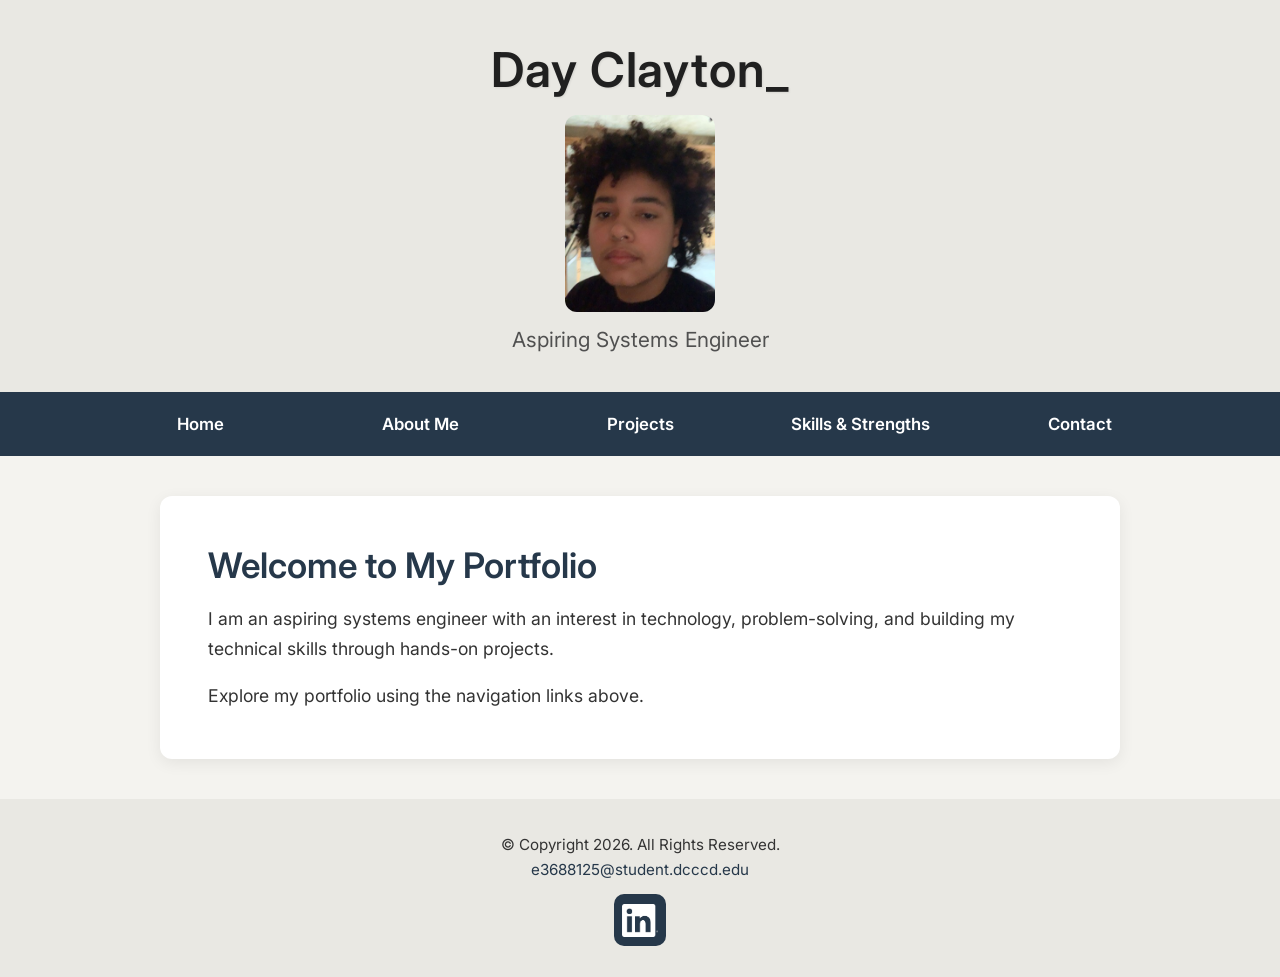
<file: index.html>
<!DOCTYPE html>
<!--
    Student Name: Day Clayton
    File Name: index.html
    Date: 11/17/2026
-->
<html lang="en">

<head>
    <meta charset="UTF-8">
    <meta name="viewport" content="width=device-width, initial-scale=1.0">

    <title>Home | Day Clayton - Systems Engineering Portfolio</title>

    <meta name="description"
        content="Explore the portfolio of Day Clayton, an aspiring systems engineer with interests in computer hardware, networking, cybersecurity, and web development.">

    <link rel="stylesheet" href="css/styles.css">
</head>

<body>

    <header>
        <h1>Day Clayton_</h1>

        <figure>
            <img src="images/dayclayton.png" alt="Photo of Day Clayton">
            <figcaption>Aspiring Systems Engineer</figcaption>
        </figure>
    </header>

    <nav class="mobile-nav" aria-label="Main navigation">

        <button
            class="menu-toggle"
            type="button"
            aria-label="Toggle navigation menu"
            aria-expanded="false"
            aria-controls="navigation-links"
            onclick="toggleMenu()">
            &#9776;
        </button>

        <ul id="navigation-links">
            <li><a href="index.html">Home</a></li>
            <li><a href="about.html">About Me</a></li>
            <li><a href="projects.html">Projects</a></li>
            <li><a href="skills.html">Skills &amp; Strengths</a></li>
            <li><a href="contact.html">Contact</a></li>
        </ul>

    </nav>

    <main class="content-card">

        <section>
            <h2>Welcome to My Portfolio</h2>

            <p>
                I am an aspiring systems engineer with an interest
                in technology, problem-solving, and building my
                technical skills through hands-on projects.
            </p>

            <!-- Viewport-specific content -->
            <p class="mobile-only">
                Use the menu above to explore my portfolio.
            </p>

            <p class="tablet-desktop-only">
                Explore my portfolio using the navigation links above.
            </p>
        </section>

    </main>

    <footer>
        <p>&copy; Copyright 2026. All Rights Reserved.</p>

        <p>
            <a href="mailto:e3688125@student.dcccd.edu">
                e3688125@student.dcccd.edu
            </a>
        </p>

        <div class="social-links">
            <a
                href="https://www.linkedin.com/in/dayclayton"
                target="_blank"
                rel="noopener noreferrer"
                aria-label="Visit my LinkedIn profile">
                <img
                    src="images/linkedin.png"
                    alt="LinkedIn logo"
                    class="social-icon">
            </a>
        </div>
    </footer>

    <script src="scripts/script.js"></script>

</body>

</html>
</file>
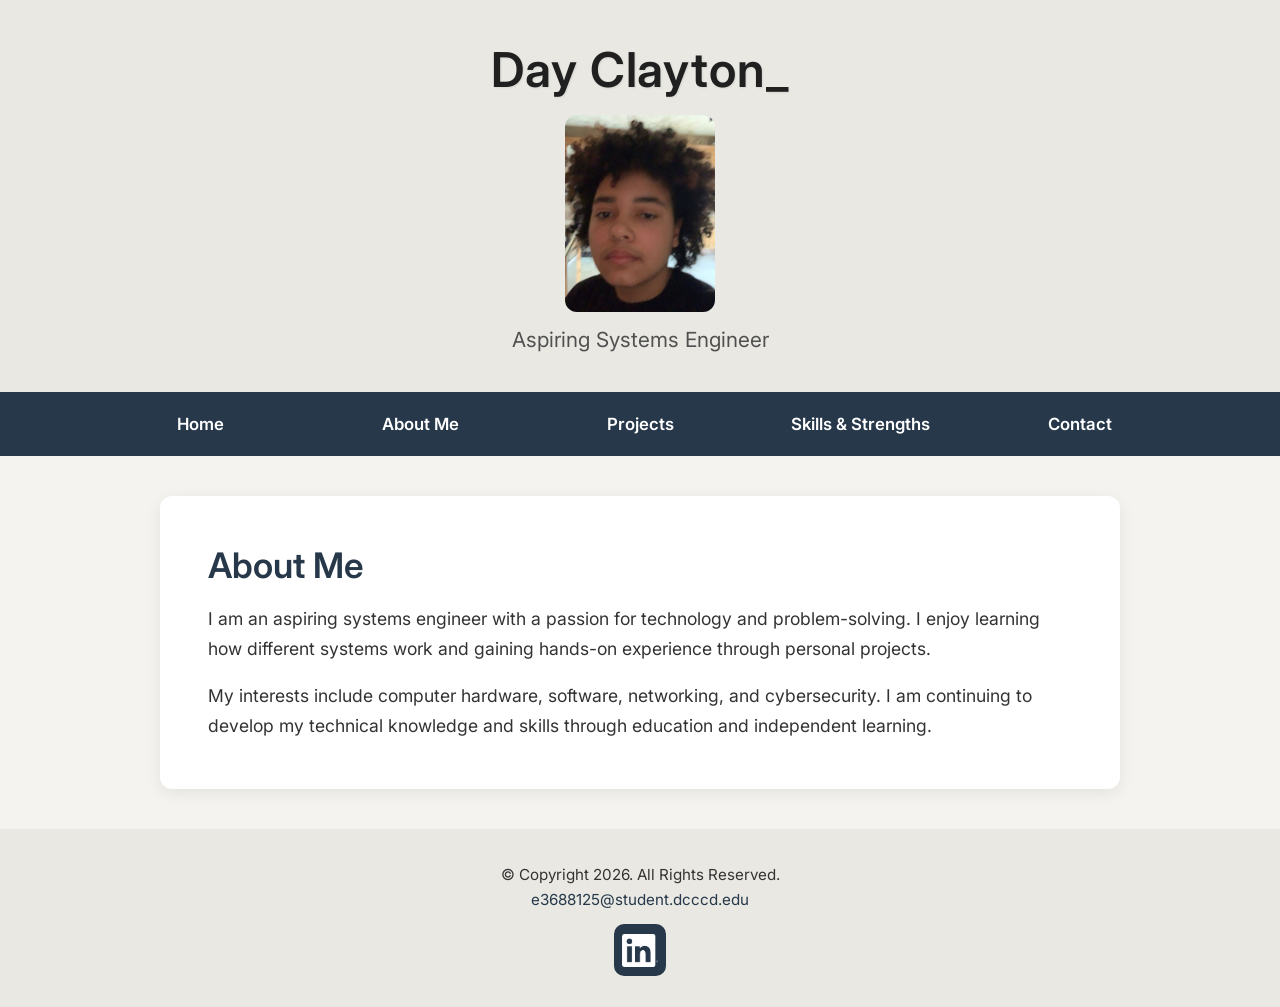
<file: about.html>
<!DOCTYPE html>
<!--
    Student Name: Day Clayton
    File Name: about.html
    Date: 11/17/2026
-->
<html lang="en">

<head>
    <meta charset="UTF-8">
    <meta name="viewport" content="width=device-width, initial-scale=1.0">

    <title>About Me | Day Clayton - Systems Engineering Portfolio</title>

    <meta name="description"
        content="Learn about Day Clayton, an aspiring systems engineer developing skills in computer hardware, operating systems, networking, and cybersecurity.">

    <link rel="stylesheet" href="css/styles.css">
</head>

<body>

    <header>
        <h1>Day Clayton_</h1>

        <figure>
            <img src="images/dayclayton.png" alt="Photo of Day Clayton">
            <figcaption>Aspiring Systems Engineer</figcaption>
        </figure>
    </header>

    <nav class="mobile-nav" aria-label="Main navigation">

        <button
            class="menu-toggle"
            type="button"
            aria-label="Toggle navigation menu"
            aria-expanded="false"
            aria-controls="navigation-links"
            onclick="toggleMenu()">
            &#9776;
        </button>

        <ul id="navigation-links">
            <li><a href="index.html">Home</a></li>
            <li><a href="about.html">About Me</a></li>
            <li><a href="projects.html">Projects</a></li>
            <li><a href="skills.html">Skills &amp; Strengths</a></li>
            <li><a href="contact.html">Contact</a></li>
        </ul>

    </nav>

    <main class="content-card">

        <section>
            <h2>About Me</h2>

            <p>
                I am an aspiring systems engineer with a passion
                for technology and problem-solving. I enjoy
                learning how different systems work and gaining
                hands-on experience through personal projects.
            </p>

            <p>
                My interests include computer hardware, software,
                networking, and cybersecurity. I am continuing
                to develop my technical knowledge and skills
                through education and independent learning.
            </p>
        </section>

    </main>

    <footer>
        <p>&copy; Copyright 2026. All Rights Reserved.</p>

        <p>
            <a href="mailto:e3688125@student.dcccd.edu">
                e3688125@student.dcccd.edu
            </a>
        </p>

        <div class="social-links">
            <a
                href="https://www.linkedin.com/in/dayclayton"
                target="_blank"
                rel="noopener noreferrer"
                aria-label="Visit my LinkedIn profile">
                <img
                    src="images/linkedin.png"
                    alt="LinkedIn logo"
                    class="social-icon">
            </a>
        </div>
    </footer>

    <script src="scripts/script.js"></script>

</body>

</html>
</file>
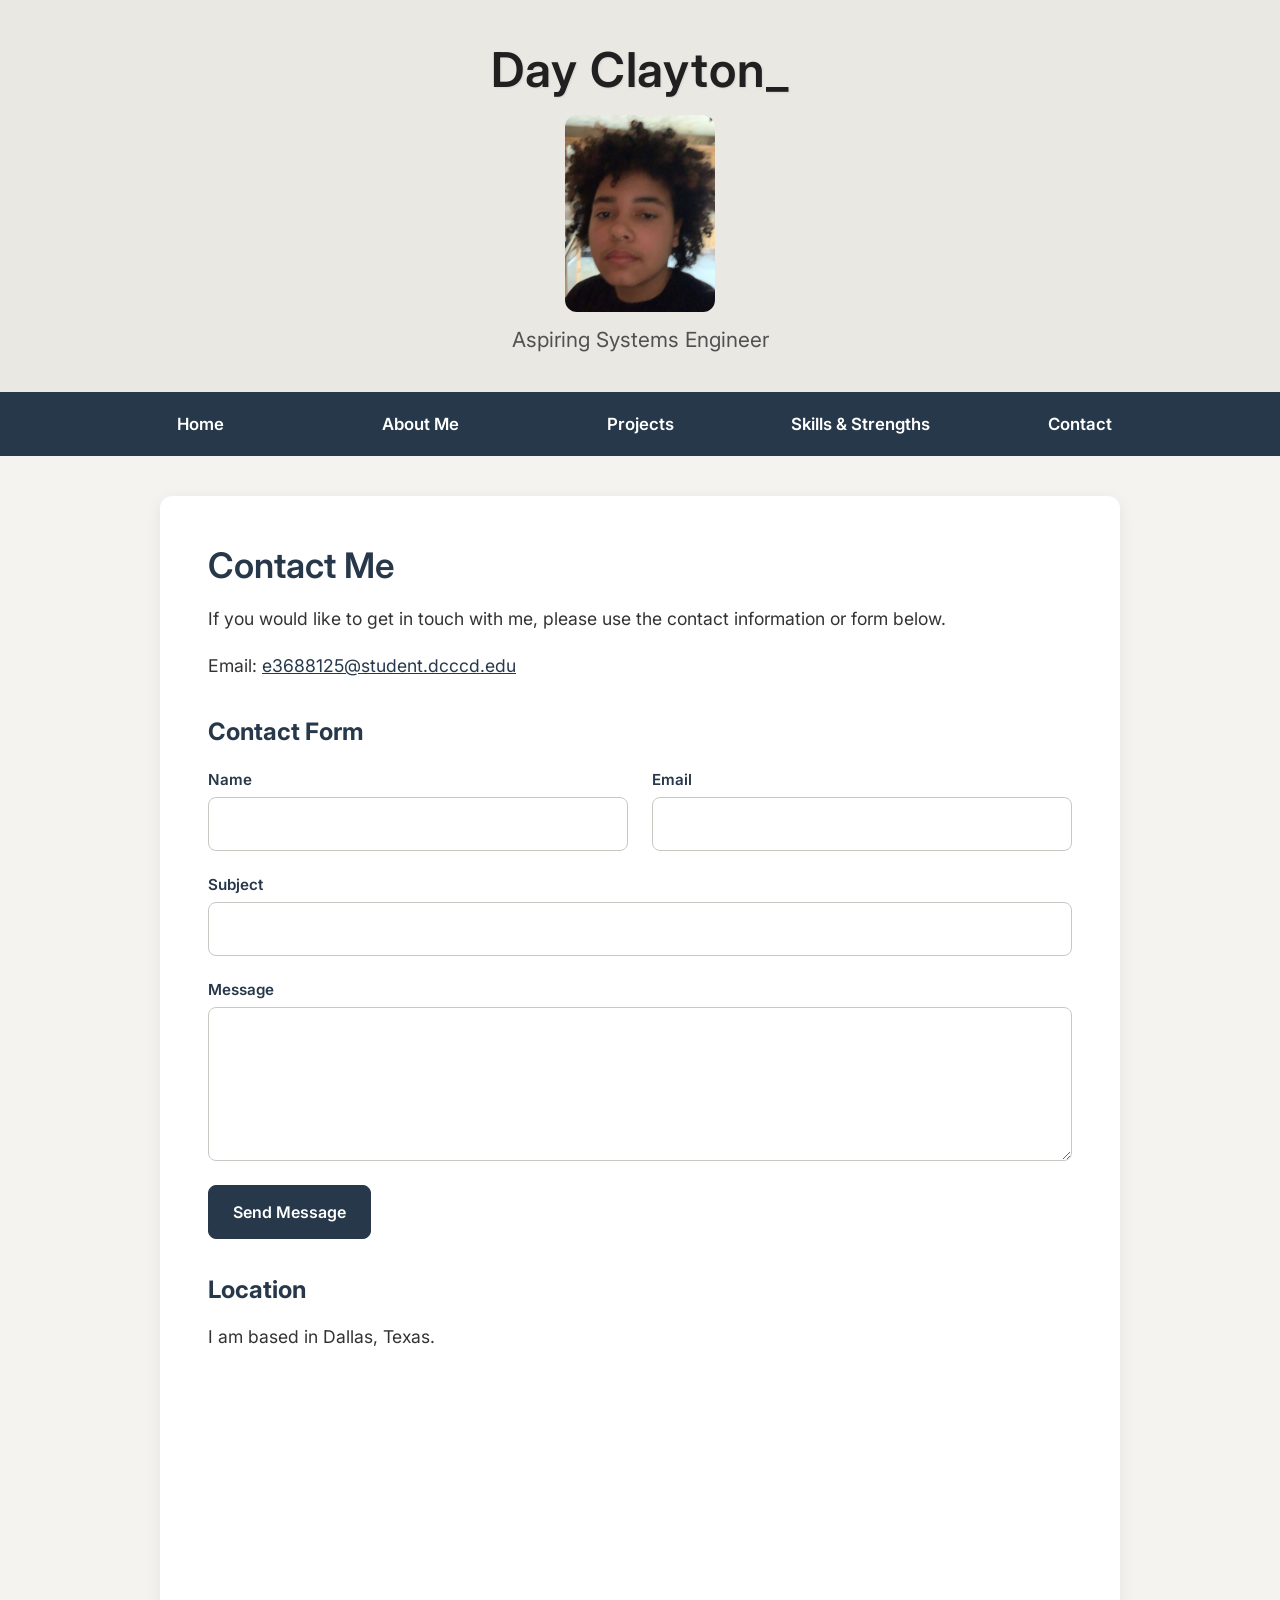
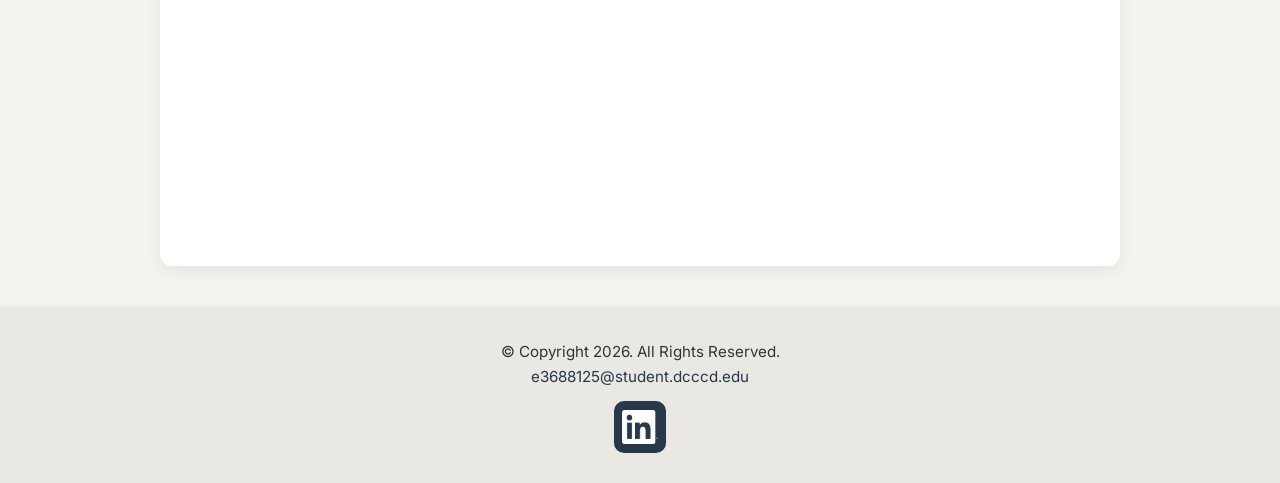
<file: contact.html>
<!DOCTYPE html>
<!--
    Student Name: Day Clayton
    File Name: contact.html
    Date: 11/17/2026
-->
<html lang="en">

<head>
    <meta charset="UTF-8">
    <meta name="viewport" content="width=device-width, initial-scale=1.0">

    <title>Contact | Day Clayton - Systems Engineering Portfolio</title>

    <meta name="description"
        content="Contact Day Clayton, an aspiring systems engineer based in Dallas, Texas, to connect about technology, technical skills, and professional opportunities.">

    <link rel="stylesheet" href="css/styles.css">
</head>

<body>

    <header>
        <h1>Day Clayton_</h1>

        <figure>
            <img src="images/dayclayton.png" alt="Photo of Day Clayton">
            <figcaption>Aspiring Systems Engineer</figcaption>
        </figure>
    </header>

    <nav class="mobile-nav" aria-label="Main navigation">

        <button
            class="menu-toggle"
            type="button"
            aria-label="Toggle navigation menu"
            aria-expanded="false"
            aria-controls="navigation-links"
            onclick="toggleMenu()">
            &#9776;
        </button>

        <ul id="navigation-links">
            <li><a href="index.html">Home</a></li>
            <li><a href="about.html">About Me</a></li>
            <li><a href="projects.html">Projects</a></li>
            <li><a href="skills.html">Skills &amp; Strengths</a></li>
            <li><a href="contact.html">Contact</a></li>
        </ul>

    </nav>

    <main class="content-card">

        <section>
            <h2>Contact Me</h2>

            <p>
                If you would like to get in touch with me,
                please use the contact information or
                form below.
            </p>

            <p>
                Email:
                <a href="mailto:e3688125@student.dcccd.edu">
                    e3688125@student.dcccd.edu
                </a>
            </p>
        </section>

        <section class="contact-form-section">
            <h3>Contact Form</h3>

            <form class="contact-form" action="#" method="get">

                <div class="form-field">
                    <label for="name">Name</label>
                    <input
                        type="text"
                        id="name"
                        name="name"
                        required>
                </div>

                <div class="form-field">
                    <label for="email">Email</label>
                    <input
                        type="email"
                        id="email"
                        name="email"
                        required>
                </div>

                <div class="form-field">
                    <label for="subject">Subject</label>
                    <input
                        type="text"
                        id="subject"
                        name="subject"
                        required>
                </div>

                <div class="form-field">
                    <label for="message">Message</label>
                    <textarea
                        id="message"
                        name="message"
                        rows="6"
                        required></textarea>
                </div>

                <button class="submit-button" type="submit">
                    Send Message
                </button>

            </form>
        </section>

        <section class="contact-form-section">
            <h3>Location</h3>

            <p>
                I am based in Dallas, Texas.
            </p>

            <iframe
                class="mobile-map"
                src="https://www.google.com/maps?q=Dallas%20College%20Texas&amp;output=embed"
                title="Map showing Dallas College in Texas"
                loading="lazy"
                referrerpolicy="no-referrer-when-downgrade">
            </iframe>
        </section>

    </main>

    <footer>
        <p>&copy; Copyright 2026. All Rights Reserved.</p>

        <p>
            <a href="mailto:e3688125@student.dcccd.edu">
                e3688125@student.dcccd.edu
            </a>
        </p>

        <div class="social-links">
            <a
                href="https://www.linkedin.com/in/dayclayton"
                target="_blank"
                rel="noopener noreferrer"
                aria-label="Visit my LinkedIn profile">
                <img
                    src="images/linkedin.png"
                    alt="LinkedIn logo"
                    class="social-icon">
            </a>
        </div>
    </footer>

    <script src="scripts/script.js"></script>

</body>

</html>
</file>
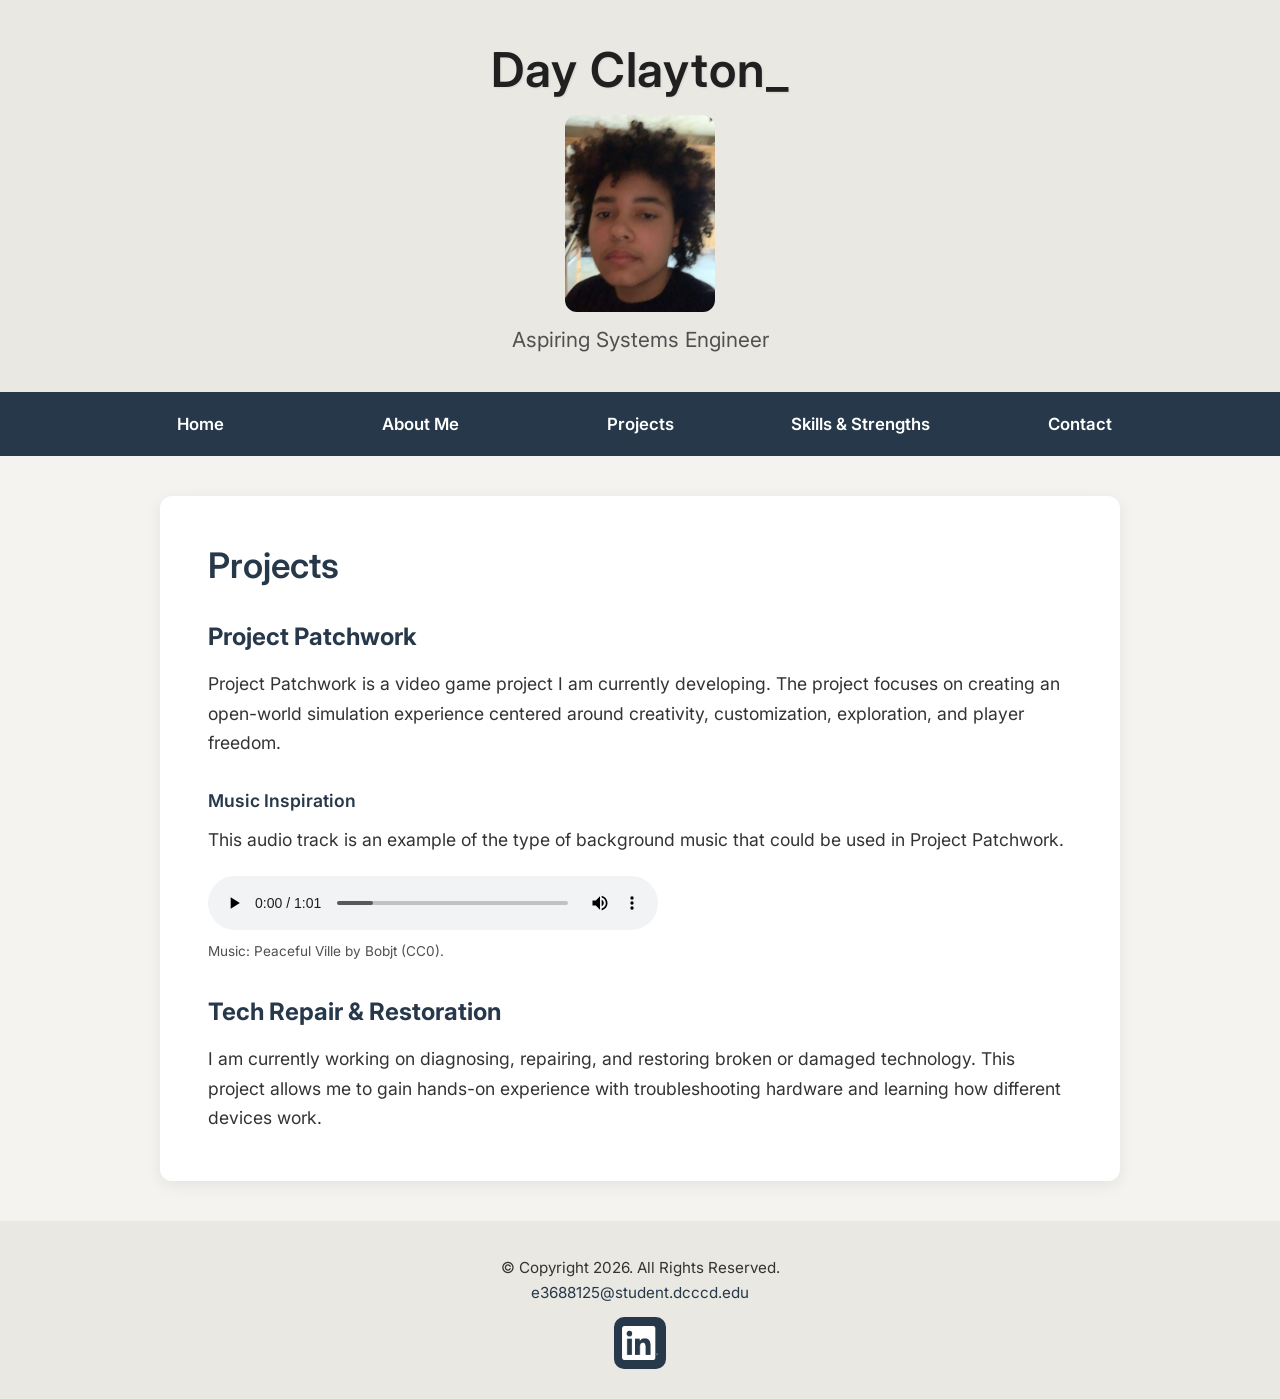
<file: projects.html>
<!DOCTYPE html>
<!--
    Student Name: Day Clayton
    File Name: projects.html
    Date: 11/17/2026
-->
<html lang="en">

<head>
    <meta charset="UTF-8">
    <meta name="viewport" content="width=device-width, initial-scale=1.0">

    <title>Projects | Day Clayton - Systems Engineering Portfolio</title>

    <meta name="description"
        content="Explore Day Clayton's projects, including Project Patchwork, an open-world simulation game, and hands-on computer repair and restoration work.">

    <link rel="stylesheet" href="css/styles.css">
</head>

<body>

    <header>
        <h1>Day Clayton_</h1>

        <figure>
            <img src="images/dayclayton.png" alt="Photo of Day Clayton">
            <figcaption>Aspiring Systems Engineer</figcaption>
        </figure>
    </header>

    <nav class="mobile-nav" aria-label="Main navigation">

        <button
            class="menu-toggle"
            type="button"
            aria-label="Toggle navigation menu"
            aria-expanded="false"
            aria-controls="navigation-links"
            onclick="toggleMenu()">
            &#9776;
        </button>

        <ul id="navigation-links">
            <li><a href="index.html">Home</a></li>
            <li><a href="about.html">About Me</a></li>
            <li><a href="projects.html">Projects</a></li>
            <li><a href="skills.html">Skills &amp; Strengths</a></li>
            <li><a href="contact.html">Contact</a></li>
        </ul>

    </nav>

    <main class="content-card">

        <section id="projects">
            <h2>Projects</h2>

            <article>
                <h3>Project Patchwork</h3>
                <p>
                    Project Patchwork is a video game project I am
                    currently developing. The project focuses on
                    creating an open-world simulation experience
                    centered around creativity, customization,
                    exploration, and player freedom.
                </p>

                <div class="music-inspiration">
                    <h4>Music Inspiration</h4>

                    <p>
                        This audio track is an example of the type of
                        background music that could be used in
                        Project Patchwork.
                    </p>

                    <audio controls>
                        <source
                            src="media/peaceful-ville_original_version.mp3"
                            type="audio/mpeg">
                        <source
                            src="media/peaceful-ville_original_version.ogg"
                            type="audio/ogg">
                        Your browser does not support the audio element.
                    </audio>

                    <p class="music-credit">
                        Music: Peaceful Ville by Bobjt (CC0).
                    </p>
                </div>
            </article>

            <article>
                <h3>Tech Repair &amp; Restoration</h3>
                <p>
                    I am currently working on diagnosing, repairing,
                    and restoring broken or damaged technology.
                    This project allows me to gain hands-on experience
                    with troubleshooting hardware and learning how
                    different devices work.
                </p>
            </article>
        </section>

    </main>

    <footer>
        <p>&copy; Copyright 2026. All Rights Reserved.</p>

        <p>
            <a href="mailto:e3688125@student.dcccd.edu">
                e3688125@student.dcccd.edu
            </a>
        </p>

        <div class="social-links">
            <a
                href="https://www.linkedin.com/in/dayclayton"
                target="_blank"
                rel="noopener noreferrer"
                aria-label="Visit my LinkedIn profile">
                <img
                    src="images/linkedin.png"
                    alt="LinkedIn logo"
                    class="social-icon">
            </a>
        </div>
    </footer>

    <script src="scripts/script.js"></script>

</body>

</html>
</file>
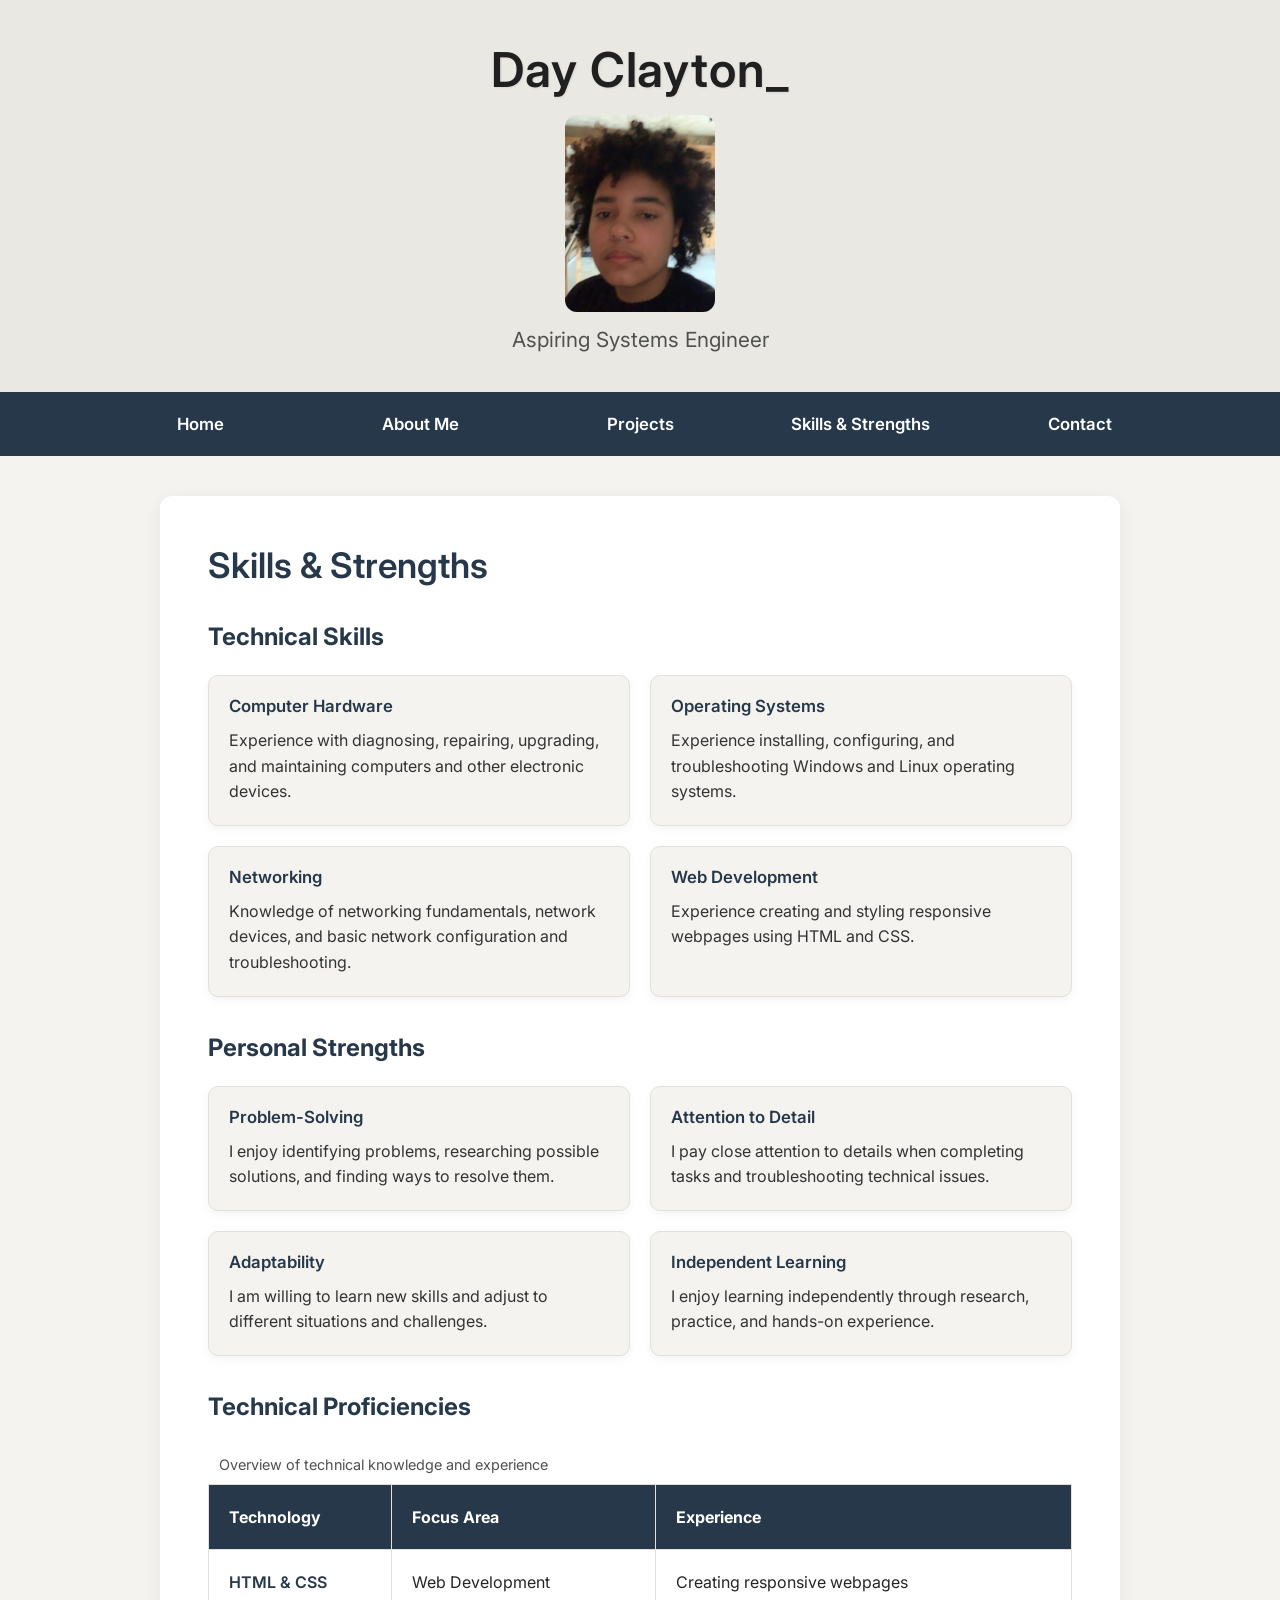
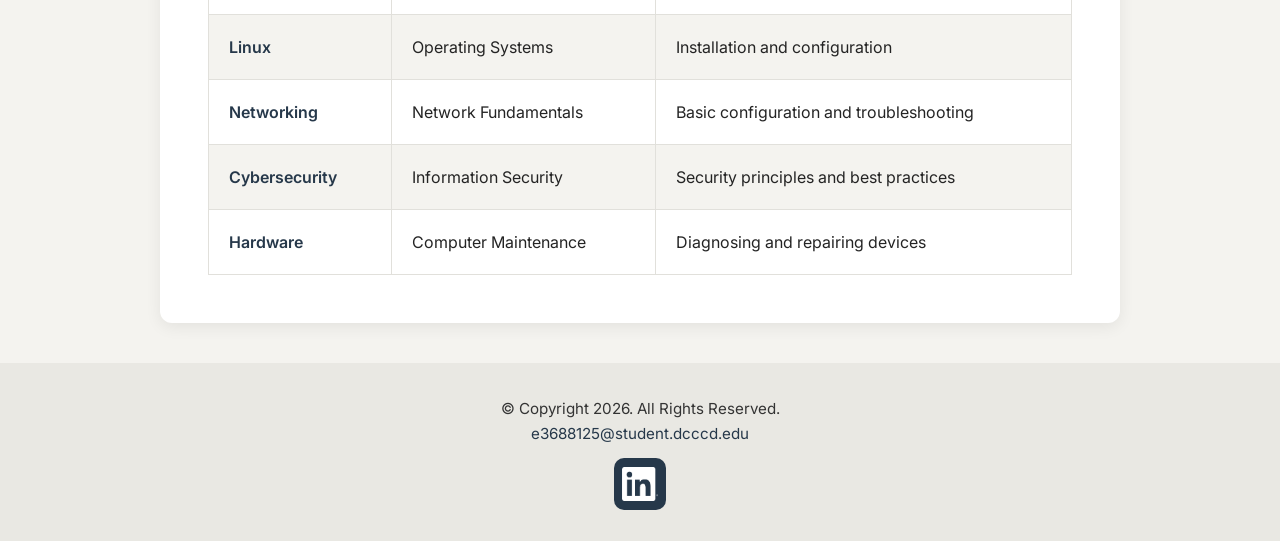
<file: skills.html>
<!DOCTYPE html>
<!--
    Student Name: Day Clayton
    File Name: skills.html
    Date: 11/17/2026
-->
<html lang="en">

<head>
    <meta charset="UTF-8">
    <meta name="viewport" content="width=device-width, initial-scale=1.0">

    <title>Skills &amp; Strengths | Day Clayton - Systems Engineering Portfolio</title>

    <meta name="description"
        content="Discover Day Clayton's technical skills in computer hardware, Linux, networking, cybersecurity, and web development, along with personal strengths.">

    <link rel="stylesheet" href="css/styles.css">
</head>

<body>

    <header>
        <h1>Day Clayton_</h1>

        <figure>
            <img src="images/dayclayton.png" alt="Photo of Day Clayton">
            <figcaption>Aspiring Systems Engineer</figcaption>
        </figure>
    </header>

    <nav class="mobile-nav" aria-label="Main navigation">

        <button
            class="menu-toggle"
            type="button"
            aria-label="Toggle navigation menu"
            aria-expanded="false"
            aria-controls="navigation-links"
            onclick="toggleMenu()">
            &#9776;
        </button>

        <ul id="navigation-links">
            <li><a href="index.html">Home</a></li>
            <li><a href="about.html">About Me</a></li>
            <li><a href="projects.html">Projects</a></li>
            <li><a href="skills.html">Skills &amp; Strengths</a></li>
            <li><a href="contact.html">Contact</a></li>
        </ul>

    </nav>

    <main class="content-card">

        <section>
            <h2>Skills &amp; Strengths</h2>

            <div class="skills-category">
                <h3>Technical Skills</h3>

                <div class="skills-grid">

                    <article class="skill-card">
                        <h4>Computer Hardware</h4>
                        <p>
                            Experience with diagnosing, repairing,
                            upgrading, and maintaining computers
                            and other electronic devices.
                        </p>
                    </article>

                    <article class="skill-card">
                        <h4>Operating Systems</h4>
                        <p>
                            Experience installing, configuring,
                            and troubleshooting Windows and
                            Linux operating systems.
                        </p>
                    </article>

                    <article class="skill-card">
                        <h4>Networking</h4>
                        <p>
                            Knowledge of networking fundamentals,
                            network devices, and basic network
                            configuration and troubleshooting.
                        </p>
                    </article>

                    <article class="skill-card">
                        <h4>Web Development</h4>
                        <p>
                            Experience creating and styling
                            responsive webpages using HTML
                            and CSS.
                        </p>
                    </article>

                </div>
            </div>

            <div class="skills-category">
                <h3>Personal Strengths</h3>

                <div class="skills-grid">

                    <article class="skill-card">
                        <h4>Problem-Solving</h4>
                        <p>
                            I enjoy identifying problems,
                            researching possible solutions,
                            and finding ways to resolve them.
                        </p>
                    </article>

                    <article class="skill-card">
                        <h4>Attention to Detail</h4>
                        <p>
                            I pay close attention to details
                            when completing tasks and
                            troubleshooting technical issues.
                        </p>
                    </article>

                    <article class="skill-card">
                        <h4>Adaptability</h4>
                        <p>
                            I am willing to learn new skills
                            and adjust to different situations
                            and challenges.
                        </p>
                    </article>

                    <article class="skill-card">
                        <h4>Independent Learning</h4>
                        <p>
                            I enjoy learning independently
                            through research, practice,
                            and hands-on experience.
                        </p>
                    </article>

                </div>
            </div>

            <div class="skills-category">
                <h3>Technical Proficiencies</h3>

                <div class="table-container">
                    <table class="proficiency-table">

                        <caption>
                            Overview of technical knowledge
                            and experience
                        </caption>

                        <thead>
                            <tr>
                                <th scope="col">Technology</th>
                                <th scope="col">Focus Area</th>
                                <th scope="col">Experience</th>
                            </tr>
                        </thead>

                        <tbody>
                            <tr>
                                <th scope="row">HTML &amp; CSS</th>
                                <td>Web Development</td>
                                <td>Creating responsive webpages</td>
                            </tr>

                            <tr>
                                <th scope="row">Linux</th>
                                <td>Operating Systems</td>
                                <td>Installation and configuration</td>
                            </tr>

                            <tr>
                                <th scope="row">Networking</th>
                                <td>Network Fundamentals</td>
                                <td>Basic configuration and troubleshooting</td>
                            </tr>

                            <tr>
                                <th scope="row">Cybersecurity</th>
                                <td>Information Security</td>
                                <td>Security principles and best practices</td>
                            </tr>

                            <tr>
                                <th scope="row">Hardware</th>
                                <td>Computer Maintenance</td>
                                <td>Diagnosing and repairing devices</td>
                            </tr>
                        </tbody>

                    </table>
                </div>
            </div>

        </section>

    </main>

    <footer>
        <p>&copy; Copyright 2026. All Rights Reserved.</p>

        <p>
            <a href="mailto:e3688125@student.dcccd.edu">
                e3688125@student.dcccd.edu
            </a>
        </p>

        <div class="social-links">
            <a
                href="https://www.linkedin.com/in/dayclayton"
                target="_blank"
                rel="noopener noreferrer"
                aria-label="Visit my LinkedIn profile">
                <img
                    src="images/linkedin.png"
                    alt="LinkedIn logo"
                    class="social-icon">
            </a>
        </div>
    </footer>

    <script src="scripts/script.js"></script>

</body>

</html>
</file>
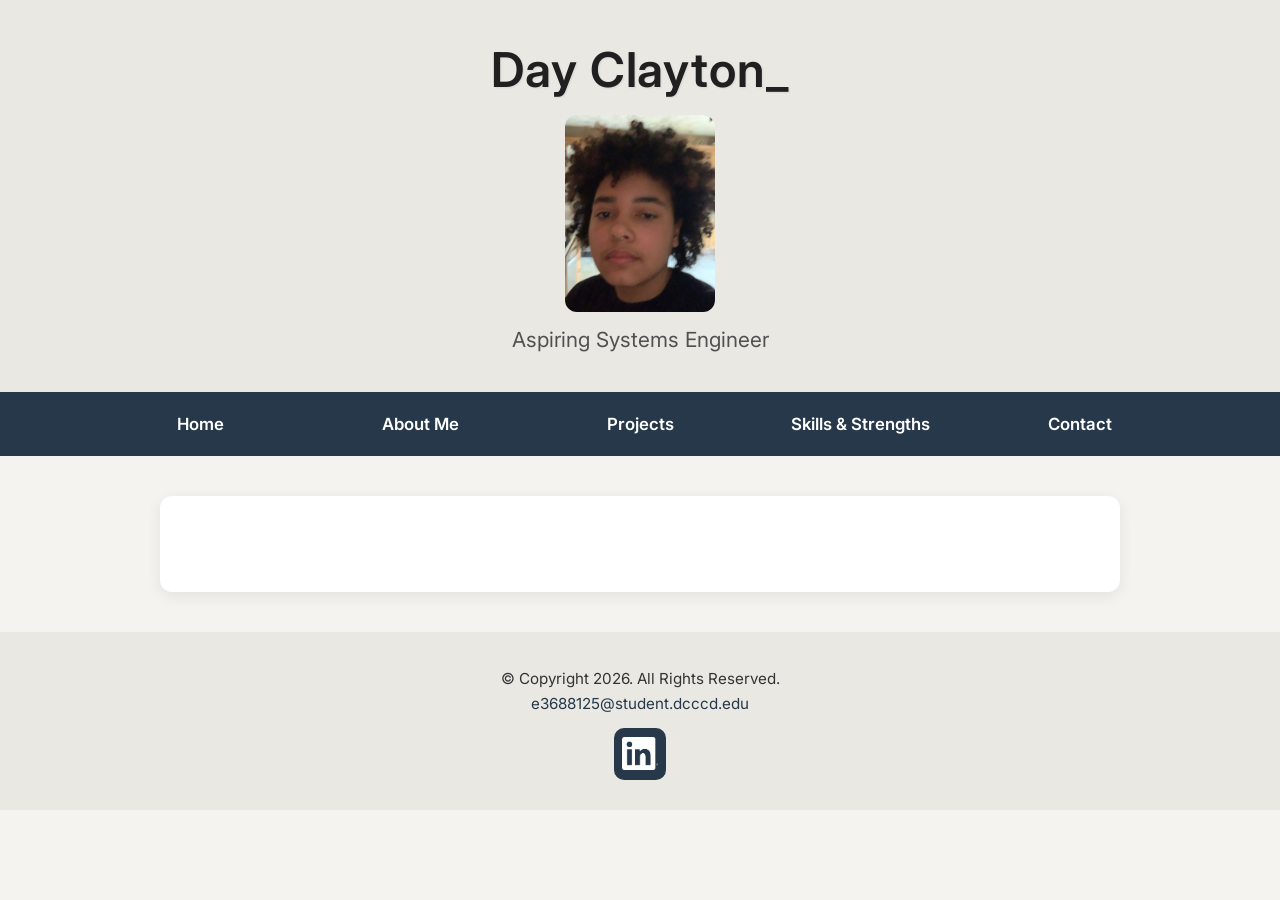
<file: template.html>
<!DOCTYPE html>
<!--
    Student Name: Day Clayton
    File Name: template.html
    Date: 11/17/2026
-->
<html lang="en">

<head>
    <meta charset="UTF-8">
    <meta name="viewport" content="width=device-width, initial-scale=1.0">

    <title>Website Template | Day Clayton - Systems Engineering Portfolio</title>

    <meta name="description"
        content="Reusable HTML template for Day Clayton's responsive systems engineering portfolio website, featuring consistent navigation and page styling.">

    <link rel="stylesheet" href="css/styles.css">
</head>

<body>

    <header>
        <h1>Day Clayton_</h1>

        <figure>
            <img src="images/dayclayton.png" alt="Photo of Day Clayton">
            <figcaption>Aspiring Systems Engineer</figcaption>
        </figure>
    </header>

    <nav class="mobile-nav" aria-label="Main navigation">

        <button
            class="menu-toggle"
            type="button"
            aria-label="Toggle navigation menu"
            aria-expanded="false"
            aria-controls="navigation-links"
            onclick="toggleMenu()">
            &#9776;
        </button>

        <ul id="navigation-links">
            <li><a href="index.html">Home</a></li>
            <li><a href="about.html">About Me</a></li>
            <li><a href="projects.html">Projects</a></li>
            <li><a href="skills.html">Skills &amp; Strengths</a></li>
            <li><a href="contact.html">Contact</a></li>
        </ul>

    </nav>

    <main class="content-card">

    </main>

    <footer>
        <p>&copy; Copyright 2026. All Rights Reserved.</p>

        <p>
            <a href="mailto:e3688125@student.dcccd.edu">
                e3688125@student.dcccd.edu
            </a>
        </p>

        <div class="social-links">
            <a
                href="https://www.linkedin.com/in/dayclayton"
                target="_blank"
                rel="noopener noreferrer"
                aria-label="Visit my LinkedIn profile">
                <img
                    src="images/linkedin.png"
                    alt="LinkedIn logo"
                    class="social-icon">
            </a>
        </div>
    </footer>

    <script src="scripts/script.js"></script>

</body>

</html>
</file>
<file: css/styles.css>
/*
    Author: Day Clayton
    Date: 11/17/2026
    File Name: styles.css
    Chapter 8 Updates: Added responsive table and form styles.
    Chapter 9 Updates: Added music inspiration and audio player styles.
    Chapter 10 Updates: Added hamburger navigation and CSS transforms.
    Chapter 11 Updates: Added responsive LinkedIn icon styling.
*/

/* Import Google Font */
@import url('https://fonts.googleapis.com/css2?family=Inter:wght@400;500;600;700&display=swap');

/* CSS Reset */
* {
    box-sizing: border-box;
}

body,
header,
nav,
main,
footer,
img,
h1,
h2,
h3,
h4,
p,
ul,
article,
section,
aside,
figure,
figcaption {
    margin: 0;
    padding: 0;
    border: 0;
}

/* Body and Image */
body {
    background-color: #f4f3ef;
    color: #242424;
    font-family: "Inter", "Segoe UI", Arial, sans-serif;
}

img {
    max-width: 100%;
    height: auto;
    display: block;
}

/* Mobile Viewport */

/* Header */
header {
    background-color: #e9e8e3;
    color: #242424;
    padding: 1.5em 5%;
    text-align: center;
}

header h1 {
    font-size: 2em;
    font-weight: 600;
    color: #202020;
    letter-spacing: 0.02em;
    text-shadow: 1px 1px 2px rgba(0, 0, 0, 0.08);
}

header figure {
    display: flex;
    flex-direction: column;
    align-items: center;
}

header img {
    width: 100px;
    margin: 1em auto 0;
    border-radius: 12px;
}

header figcaption {
    font-size: 1em;
    font-weight: 400;
    color: #505050;
    margin-top: 0.75em;
}

/* Mobile Navigation */
.mobile-nav {
    background-color: #26384a;
}

/* Hamburger Menu Button */
.menu-toggle {
    display: block;
    width: 100%;
    background-color: #26384a;
    color: #ffffff;
    border: 0;
    padding: 0.65em;
    font-size: 1.8em;
    cursor: pointer;
}

.menu-toggle:hover,
.menu-toggle:focus {
    background-color: #344b62;
}

/* Hide Navigation Links Until Menu Opens */
.mobile-nav ul {
    display: none;
    list-style-type: none;
    grid-template-columns: repeat(2, 1fr);
}

/* Show Navigation Links When Menu Is Open */
.mobile-nav ul.menu-open {
    display: grid;
}

.mobile-nav li {
    text-align: center;
}

.mobile-nav a {
    display: block;
    color: #ffffff;
    font-size: 0.9em;
    font-weight: 600;
    padding: 1em 0.5em;
    text-decoration: none;
}

.mobile-nav a:hover,
.mobile-nav a:focus {
    background-color: #d9d8d3;
    color: #26384a;
}

/* Mobile Navigation Button Styling */
@media screen and (max-width: 767px) {

    .mobile-nav ul {
        gap: 0.5em;
        padding: 0.5em;
    }

    /* Full-Width Home Button */
    .mobile-nav li:first-child {
        grid-column: 1 / -1;
    }

    .mobile-nav a {
        background-color: #344b62;
        border: 1px solid #61758a;
        border-radius: 8px;
        height: 100%;
        align-content: center;
    }

    .mobile-nav a:hover,
    .mobile-nav a:focus {
        background-color: #d9d8d3;
        color: #26384a;
        text-decoration: none;
    }
}

/* Main Content */
.content-card {
    background-color: #ffffff;
    color: #242424;
    width: 90%;
    max-width: 600px;
    margin: 1.5em auto;
    padding: 1.5em;
    border-radius: 12px;
    overflow-wrap: anywhere;
    box-shadow: 0 4px 16px rgba(0, 0, 0, 0.07);
}

.content-card h2 {
    color: #26384a;
    font-size: 1.6em;
    font-weight: 600;
}

.content-card h3 {
    color: #26384a;
    font-size: 1.2em;
    margin-top: 1.5em;
}

.content-card p {
    color: #333333;
    font-size: 1em;
    line-height: 1.7;
    margin-top: 1em;
}

.content-card ul,
.content-card ol {
    margin: 1.5em 0 1.5em 1.5em;
    line-height: 1.8;
}

/* Project Transform Effect */
#projects article {
    transition: transform 0.3s ease;
}

#projects article:hover {
    transform: translateY(-5px);
}

/* Skills & Strengths Page */
.skills-category {
    margin-top: 2em;
}

.skills-category h3 {
    margin-bottom: 1em;
}

.skills-grid {
    display: grid;
    grid-template-columns: 1fr;
    gap: 1em;
}

.skill-card {
    background-color: #f4f3ef;
    border: 1px solid #e1e0db;
    border-radius: 10px;
    padding: 1.25em;
    box-shadow: 0 3px 10px rgba(0, 0, 0, 0.05);
}

.skill-card h4 {
    color: #26384a;
    font-size: 1.05em;
    font-weight: 600;
}

.skill-card p {
    font-size: 0.95em;
    line-height: 1.6;
    margin-top: 0.75em;
}

/* Viewport-Specific Content */
.mobile-only {
    display: block;
}

.tablet-desktop-only {
    display: none;
}

/* Responsive Google Map */
.mobile-map {
    display: block;
    width: 100%;
    max-width: 100%;
    height: 300px;
    border: 0;
    border-radius: 12px;
    margin-top: 1em;
}

/* Links */
a {
    color: #26384a;
}

a:hover {
    text-decoration: underline;
}

/* Footer */
footer {
    background-color: #e9e8e3;
    color: #333333;
    text-align: center;
    font-size: 0.85em;
    padding: 1.5em 5%;
    overflow-wrap: anywhere;
}

footer p {
    margin: 0.4em 0;
}

footer a {
    color: #26384a;
    text-decoration: none;
}

/* Tablet Viewport */
@media screen and (min-width: 768px) {

    .mobile-only {
        display: none;
    }

    .tablet-desktop-only {
        display: block;
    }

    /* Hide Hamburger Menu */
    .menu-toggle {
        display: none;
    }

    header {
        padding: 2em 5%;
    }

    header h1 {
        font-size: 2.5em;
    }

    header img {
        width: 130px;
    }

    header figcaption {
        font-size: 1.2em;
    }

    /* Always Show Navigation on Larger Screens */
    .mobile-nav ul {
        display: grid;
        grid-template-columns: repeat(5, 1fr);
        max-width: 900px;
        margin: 0 auto;
    }

    .mobile-nav a {
        font-size: 0.95em;
        padding: 1.2em 0.5em;
    }

    .content-card {
        width: 85%;
        max-width: 850px;
        margin: 2em auto;
        padding: 2em;
    }

    .content-card h2 {
        font-size: 1.9em;
    }

    .content-card h3 {
        font-size: 1.35em;
    }

    .content-card p {
        font-size: 1.05em;
    }

    /* Two-Column Skills Grid */
    .skills-grid {
        grid-template-columns: repeat(2, minmax(0, 1fr));
        gap: 1.25em;
    }

    .skill-card p {
        font-size: 0.95em;
    }

    .mobile-map {
        height: 400px;
    }

    footer {
        font-size: 0.9em;
        padding: 2em 5%;
    }
}

/* Desktop Viewport */
@media screen and (min-width: 1024px) {

    header {
        padding: 2.5em 5%;
    }

    header h1 {
        font-size: 3em;
    }

    header img {
        width: 150px;
    }

    header figcaption {
        font-size: 1.3em;
    }

    .mobile-nav ul {
        max-width: 1100px;
    }

    .mobile-nav a {
        font-size: 1.05em;
        padding: 1.3em 0.75em;
    }

    .mobile-nav a:hover,
    .mobile-nav a:focus {
        background-color: #ffffff;
        color: #26384a;
        text-decoration: none;
    }

    .content-card {
        width: 75%;
        max-width: 1000px;
        margin: 2.5em auto;
        padding: 3em;
        transition: box-shadow 0.3s ease,
            transform 0.3s ease;
    }

    .content-card h2 {
        font-size: 2.2em;
    }

    .content-card h3 {
        font-size: 1.5em;
    }

    .content-card p {
        font-size: 1.1em;
    }

    .content-card:hover {
        box-shadow: 0 8px 24px rgba(0, 0, 0, 0.12);
        transform: translateY(-3px);
    }

    .skill-card {
        transition: box-shadow 0.3s ease,
            transform 0.3s ease;
    }

    .skill-card:hover {
        box-shadow: 0 6px 18px rgba(0, 0, 0, 0.10);
        transform: translateY(-2px);
    }

    .skill-card p {
        font-size: 1em;
    }

    .mobile-map {
        height: 450px;
    }

    footer {
        font-size: 0.95em;
    }
}

/* Chapter 8 Update: Responsive Technical Proficiencies Table */

/* Mobile Table Styles */
.table-container {
    width: 100%;
    overflow-x: auto;
    margin-top: 1.5em;
}

.proficiency-table {
    width: 100%;
    min-width: 500px;
    border-collapse: collapse;
    border: 1px solid #e1e0db;
    background-color: #ffffff;
}

.proficiency-table caption {
    color: #505050;
    font-size: 0.9em;
    padding: 0.75em;
    text-align: left;
}

.proficiency-table th,
.proficiency-table td {
    padding: 1em;
    border: 1px solid #e1e0db;
    text-align: left;
    font-size: 0.9em;
    line-height: 1.5;
}

.proficiency-table thead {
    background-color: #26384a;
    color: #ffffff;
}

.proficiency-table tbody th {
    color: #26384a;
    font-weight: 600;
}

.proficiency-table tbody tr:nth-child(even) {
    background-color: #f4f3ef;
}

/* Tablet Table Styles */
@media screen and (min-width: 768px) {

    .proficiency-table {
        min-width: 0;
    }

    .proficiency-table th,
    .proficiency-table td {
        padding: 1em;
        font-size: 0.95em;
    }
}

/* Desktop Table Styles */
@media screen and (min-width: 1024px) {

    .proficiency-table th,
    .proficiency-table td {
        padding: 1.25em;
        font-size: 1em;
    }

    .proficiency-table tbody tr:hover {
        background-color: #e9e8e3;
    }
}

/* Chapter 8 Update: Responsive Contact Form */

/* Mobile Form Styles */
.contact-form-section {
    margin-top: 2em;
}

.contact-form {
    display: grid;
    grid-template-columns: 1fr;
    gap: 1.25em;
    margin-top: 1.5em;
}

.form-field {
    display: flex;
    flex-direction: column;
    gap: 0.5em;
}

.form-field label {
    color: #26384a;
    font-size: 0.95em;
    font-weight: 600;
}

.form-field input,
.form-field textarea {
    width: 100%;
    padding: 0.9em;
    border: 1px solid #c8c8c2;
    border-radius: 8px;
    background-color: #ffffff;
    color: #242424;
    font-family: inherit;
    font-size: 1em;
}

.form-field textarea {
    resize: vertical;
}

.form-field input:focus,
.form-field textarea:focus {
    outline: 2px solid #61758a;
    outline-offset: 2px;
}

.submit-button {
    background-color: #26384a;
    color: #ffffff;
    border: 1px solid #26384a;
    border-radius: 8px;
    padding: 1em 1.5em;
    font-family: inherit;
    font-size: 1em;
    font-weight: 600;
    cursor: pointer;
}

.submit-button:hover,
.submit-button:focus {
    background-color: #344b62;
    box-shadow: 0 4px 12px rgba(0, 0, 0, 0.12);
}

/* Tablet Form Styles */
@media screen and (min-width: 768px) {

    .contact-form {
        grid-template-columns: repeat(2, minmax(0, 1fr));
    }

    .form-field:nth-child(3),
    .form-field:nth-child(4) {
        grid-column: 1 / -1;
    }

    .submit-button {
        grid-column: 1 / -1;
        justify-self: start;
    }
}

/* Desktop Form Styles */
@media screen and (min-width: 1024px) {

    .contact-form {
        gap: 1.5em;
    }

    .form-field input,
    .form-field textarea {
        padding: 1em;
    }

    .submit-button {
        transition: background-color 0.3s ease,
            box-shadow 0.3s ease;
    }
}

/* Chapter 9 Update: Project Audio Player */

/* Music Inspiration Section */
.music-inspiration {
    margin-top: 2em;
}

.music-inspiration h4 {
    color: #26384a;
    font-size: 1.1em;
    font-weight: 600;
    margin-bottom: 0.75em;
}

.music-inspiration p {
    margin-top: 0;
    margin-bottom: 1.25em;
}

.music-inspiration audio {
    display: block;
    width: 100%;
    max-width: 450px;
    margin-top: 1em;
}

.music-inspiration .music-credit {
    color: #505050;
    font-size: 0.85em;
    line-height: 1.5;
    margin-top: 0.75em;
    margin-bottom: 0;
}

/* Chapter 11 Update: Responsive LinkedIn Icon */

.social-links {
    display: flex;
    justify-content: center;
    align-items: center;
    margin-top: 15px;
}

.social-links a {
    display: inline-flex;
    justify-content: center;
    align-items: center;
    width: 48px;
    height: 48px;
    padding: 8px;
    background-color: #26384a;
    border-radius: 10px;
    transition: transform 0.3s ease,
                background-color 0.3s ease;
}

.social-links a:hover {
    transform: translateY(-3px);
    background-color: #344b63;
}

.social-links a:focus-visible {
    outline: 3px solid #26384a;
    outline-offset: 4px;
}

.social-icon {
    display: block;
    width: 100%;
    height: 100%;
    object-fit: contain;
}

/* Mobile LinkedIn Icon */
@media screen and (max-width: 767px) {

    .social-links a {
        width: 44px;
        height: 44px;
    }
}

/* Desktop LinkedIn Icon */
@media screen and (min-width: 1024px) {

    .social-links a {
        width: 52px;
        height: 52px;
    }
}
</file>
